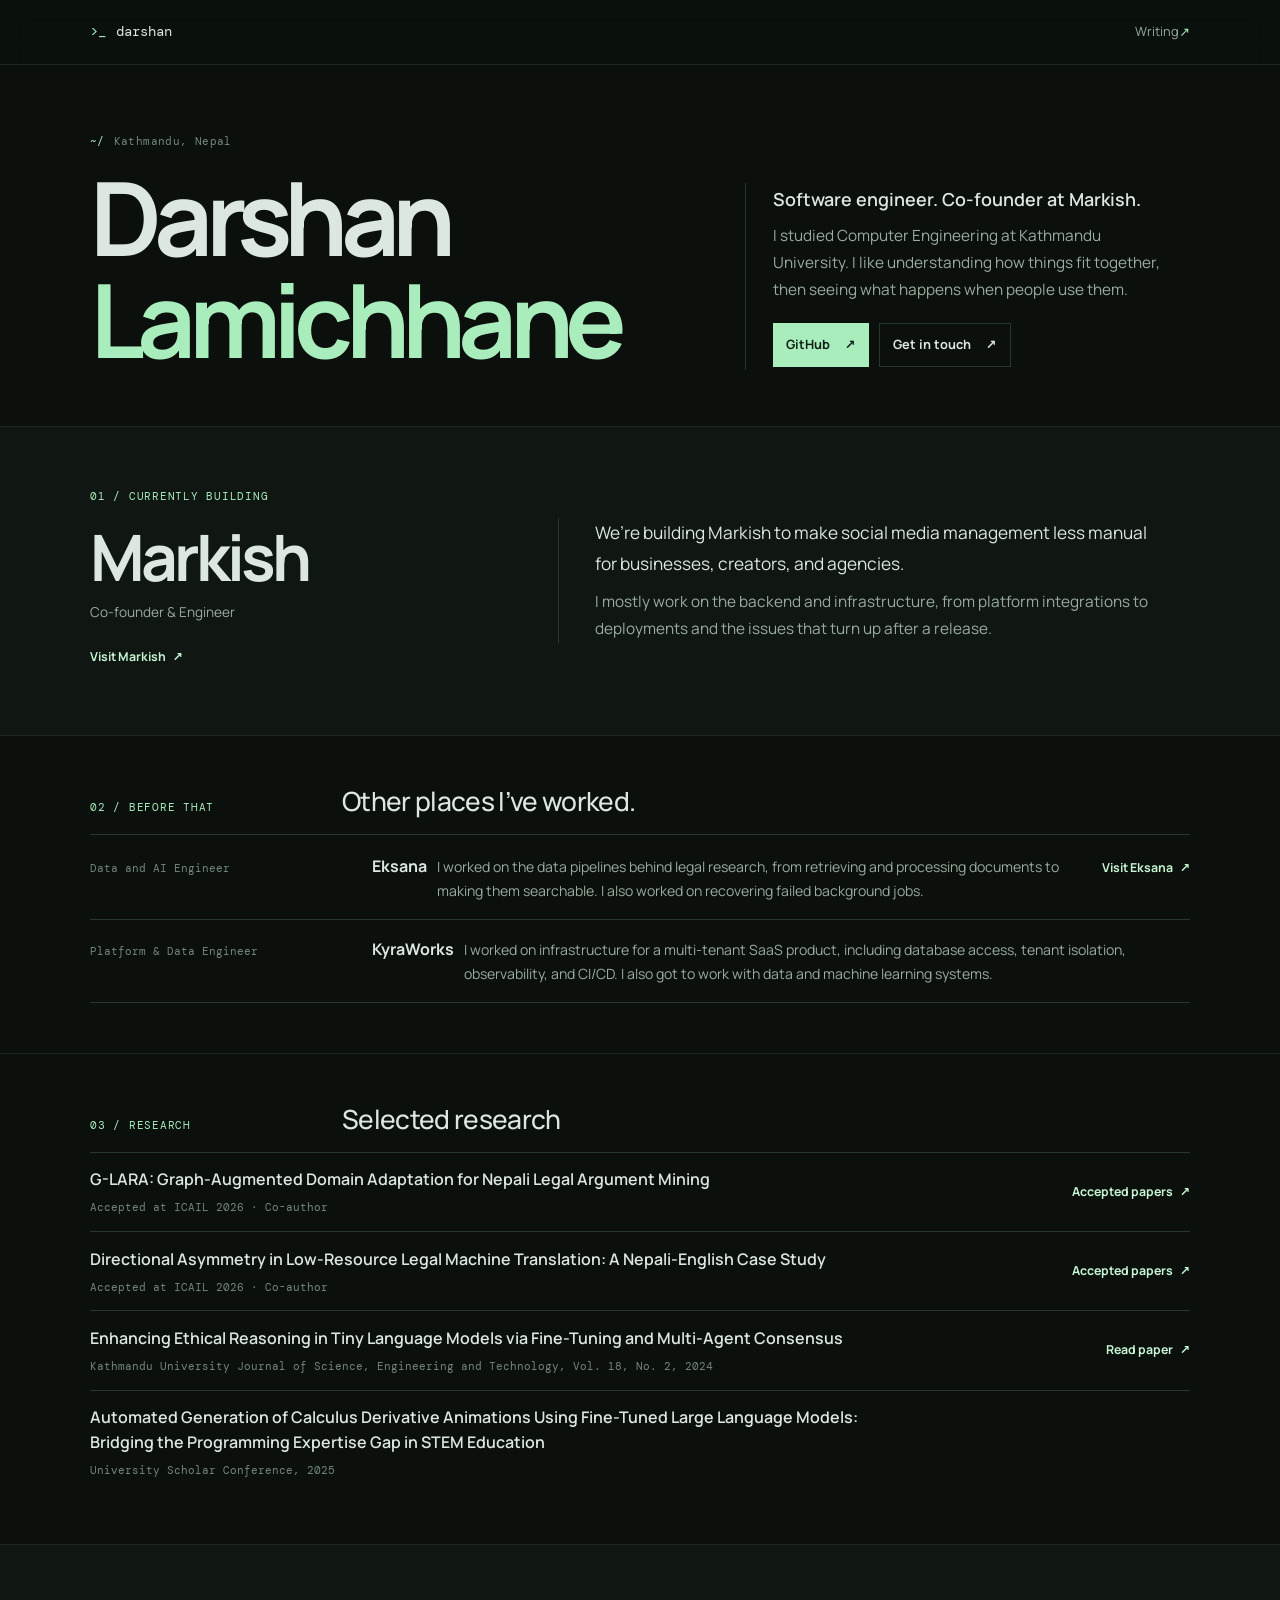
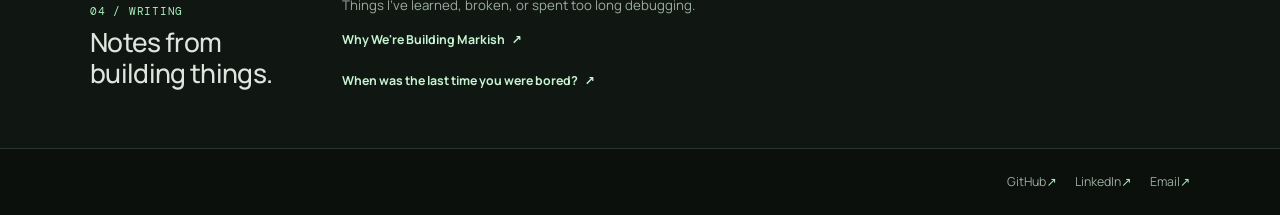
<file: index.html>
<!doctype html>
<html lang="en">
<head>
  <meta charset="utf-8">
  <meta name="viewport" content="width=device-width, initial-scale=1">
  <meta name="theme-color" content="#0b100d">
  <title>Darshan Lamichhane | Software Engineer &amp; Markish Co-founder</title>
  <meta name="description" content="Darshan Lamichhane is a software engineer in Kathmandu, Nepal, and a Markish co-founder. He previously worked on engineering systems at Eksana and KyraWorks.">
  <link rel="canonical" href="https://darshanlamichhane.com.np/">
  <link rel="icon" type="image/svg+xml" href="/assets/favicon.svg">
  <link rel="icon" type="image/png" sizes="32x32" href="/assets/favicon-32.png">
  <link rel="icon" href="/favicon.ico" sizes="any">
  <link rel="preconnect" href="https://fonts.googleapis.com">
  <link rel="preconnect" href="https://fonts.gstatic.com" crossorigin>
  <link href="https://fonts.googleapis.com/css2?family=DM+Mono:wght@400;500&family=Manrope:wght@400;500;600;700;800&display=swap" rel="stylesheet">
  <link rel="stylesheet" href="/styles.css?v=528150c">
  <meta property="og:type" content="website">
  <meta property="og:title" content="Darshan Lamichhane | Software Engineer &amp; Markish Co-founder">
  <meta property="og:description" content="Darshan Lamichhane is a software engineer in Kathmandu, Nepal, and a Markish co-founder. He previously worked on engineering systems at Eksana and KyraWorks.">
  <meta property="og:url" content="https://darshanlamichhane.com.np/">
  <meta property="og:image" content="https://darshanlamichhane.com.np/assets/og-image.png">
  <meta property="og:image:type" content="image/png">
  <meta property="og:site_name" content="Darshan Lamichhane">
  <meta name="twitter:card" content="summary_large_image">
  <meta name="twitter:title" content="Darshan Lamichhane | Software Engineer &amp; Markish Co-founder">
  <meta name="twitter:description" content="Darshan Lamichhane is a software engineer in Kathmandu, Nepal, and a Markish co-founder. He previously worked on engineering systems at Eksana and KyraWorks.">
  <meta name="twitter:image" content="https://darshanlamichhane.com.np/assets/og-image.png">
  <script type="application/ld+json">
  {
    "@context": "https://schema.org",
    "@type": "Person",
    "name": "Darshan Lamichhane",
    "url": "https://darshanlamichhane.com.np/",
    "description": "Software engineer based in Kathmandu, Nepal. Co-founder and engineer at Markish, with previous engineering experience at Eksana and KyraWorks.",
    "jobTitle": "Software Engineer",
    "alumniOf": {
      "@type": "CollegeOrUniversity",
      "name": "Kathmandu University"
    },
    "sameAs": [
      "https://github.com/darshanlamichhane",
      "https://www.linkedin.com/in/darshanlamichhane/"
    ],
    "affiliation": {
      "@type": "Organization",
      "name": "Markish",
      "url": "https://markish.tech"
    }
  }
  </script>
  <script type="application/ld+json">
  {
    "@context": "https://schema.org",
    "@type": "WebSite",
    "name": "Darshan Lamichhane",
    "url": "https://darshanlamichhane.com.np/",
    "inLanguage": "en"
  }
  </script>
</head>
<body>
  <a class="skip-link" href="#main">Skip to content</a>
  <header class="site-header">
    <nav class="nav container" aria-label="Main navigation">
      <a class="brand" href="/" aria-label="Darshan Lamichhane, home" aria-current="page"><span aria-hidden="true">&gt;_</span> darshan</a>
      <a class="nav-link" href="/writing/">Writing <span aria-hidden="true">↗</span></a>
    </nav>
  </header>

  <main id="main">
    <section class="hero container" id="top" aria-labelledby="intro-title">
      <div class="hero-name">
        <p class="eyebrow"><span aria-hidden="true">~/</span> Kathmandu, Nepal</p>
        <h1 id="intro-title">Darshan<br><span>Lamichhane</span></h1>
      </div>
      <div class="hero-copy">
        <p class="hero-role">Software engineer. Co-founder at Markish.</p>
        <p class="hero-intro">I studied Computer Engineering at Kathmandu University. I like understanding how things fit together, then seeing what happens when people use them.</p>
        <div class="hero-actions">
          <a class="button button-primary" href="https://github.com/darshanlamichhane" target="_blank" rel="noopener noreferrer">GitHub <span aria-hidden="true">↗</span></a>
          <a class="button button-secondary" href="mailto:darshanlamichhane012@gmail.com">Get in touch <span aria-hidden="true">↗</span></a>
        </div>
      </div>
    </section>

    <section class="section section-muted" id="markish" aria-labelledby="markish-title">
      <article class="container markish-feature">
        <div class="markish-heading">
          <p class="kicker">01 / Currently building</p>
          <h2 id="markish-title">Markish</h2>
          <p class="markish-role">Co-founder &amp; Engineer</p>
          <a class="text-link" href="https://markish.tech" target="_blank" rel="noopener noreferrer">Visit Markish <span aria-hidden="true">↗</span></a>
        </div>
        <div class="markish-copy">
          <p>We’re building Markish to make social media management less manual for businesses, creators, and agencies.</p>
          <p>I mostly work on the backend and infrastructure, from platform integrations to deployments and the issues that turn up after a release.</p>
        </div>
      </article>
    </section>

    <section class="section" id="experience" aria-labelledby="experience-title">
      <div class="container">
        <div class="section-heading"><p class="kicker">02 / Before that</p><h2 id="experience-title">Other places I’ve worked.</h2></div>
        <div class="experience-list">
          <article class="experience-item">
            <div class="experience-meta"><span class="mono">Data and AI Engineer</span></div>
            <div class="experience-detail"><h3>Eksana</h3><p>I worked on the data pipelines behind legal research, from retrieving and processing documents to making them searchable. I also worked on recovering failed background jobs.</p><a class="text-link" href="https://eksana.org" target="_blank" rel="noopener noreferrer">Visit Eksana <span aria-hidden="true">↗</span></a></div>
          </article>
          <article class="experience-item">
            <div class="experience-meta"><span class="mono">Platform &amp; Data Engineer</span></div>
            <div class="experience-detail"><h3>KyraWorks</h3><p>I worked on infrastructure for a multi-tenant SaaS product, including database access, tenant isolation, observability, and CI/CD. I also got to work with data and machine learning systems.</p></div>
          </article>
        </div>
      </div>
    </section>

    <section class="section" id="research" aria-labelledby="research-title">
      <div class="container">
        <div class="section-heading"><p class="kicker">03 / Research</p><h2 id="research-title">Selected research</h2></div>
        <div class="research-list">
          <article class="research-item">
            <h3>G-LARA: Graph-Augmented Domain Adaptation for Nepali Legal Argument Mining</h3>
            <p>Accepted at ICAIL 2026 · Co-author</p>
            <a class="text-link" href="https://site.smu.edu.sg/icail-2026#accepted-papers" target="_blank" rel="noopener noreferrer">Accepted papers <span aria-hidden="true">↗</span></a>
          </article>
          <article class="research-item">
            <h3>Directional Asymmetry in Low-Resource Legal Machine Translation: A Nepali-English Case Study</h3>
            <p>Accepted at ICAIL 2026 · Co-author</p>
            <a class="text-link" href="https://site.smu.edu.sg/icail-2026#accepted-papers" target="_blank" rel="noopener noreferrer">Accepted papers <span aria-hidden="true">↗</span></a>
          </article>
          <article class="research-item">
            <h3>Enhancing Ethical Reasoning in Tiny Language Models via Fine-Tuning and Multi-Agent Consensus</h3>
            <p>Kathmandu University Journal of Science, Engineering and Technology, Vol. 18, No. 2, 2024</p>
            <a class="text-link" href="https://ncci.ku.edu.np/uploads/archive/1770520274687-Enhancing_Ethical_Reasoning_in_Tiny_Language_Models_via_Fine_Tuning_and_Multi_Agent_Consensus-Sushan-Adhikari.pdf" target="_blank" rel="noopener noreferrer">Read paper <span aria-hidden="true">↗</span></a>
          </article>
          <article class="research-item">
            <h3>Automated Generation of Calculus Derivative Animations Using Fine-Tuned Large Language Models: Bridging the Programming Expertise Gap in STEM Education</h3>
            <p>University Scholar Conference, 2025</p>
          </article>
        </div>
      </div>
    </section>

    <section class="section section-muted" id="writing" aria-labelledby="writing-title">
      <div class="container writing-row">
        <div><p class="kicker">04 / Writing</p><h2 id="writing-title">Notes from building things.</h2></div>
        <div class="writing-status"><p>Things I’ve learned, broken, or spent too long debugging.</p><a class="text-link" href="/writing/why-were-building-markish/">Why We're Building Markish <span aria-hidden="true">↗</span></a><a class="text-link" href="/writing/when-was-the-last-time-you-were-bored/">When was the last time you were bored? <span aria-hidden="true">↗</span></a></div>
      </div>
    </section>
  </main>

  <footer class="site-footer">
    <div class="container footer-inner">
      <nav class="footer-links" aria-label="Social and contact links">
        <a href="https://github.com/darshanlamichhane" target="_blank" rel="noopener noreferrer">GitHub <span aria-hidden="true">↗</span></a>
        <a href="https://www.linkedin.com/in/darshanlamichhane/" target="_blank" rel="noopener noreferrer">LinkedIn <span aria-hidden="true">↗</span></a>
        <a href="mailto:darshanlamichhane012@gmail.com">Email <span aria-hidden="true">↗</span></a>
      </nav>
    </div>
  </footer>
</body>
</html>
</file>
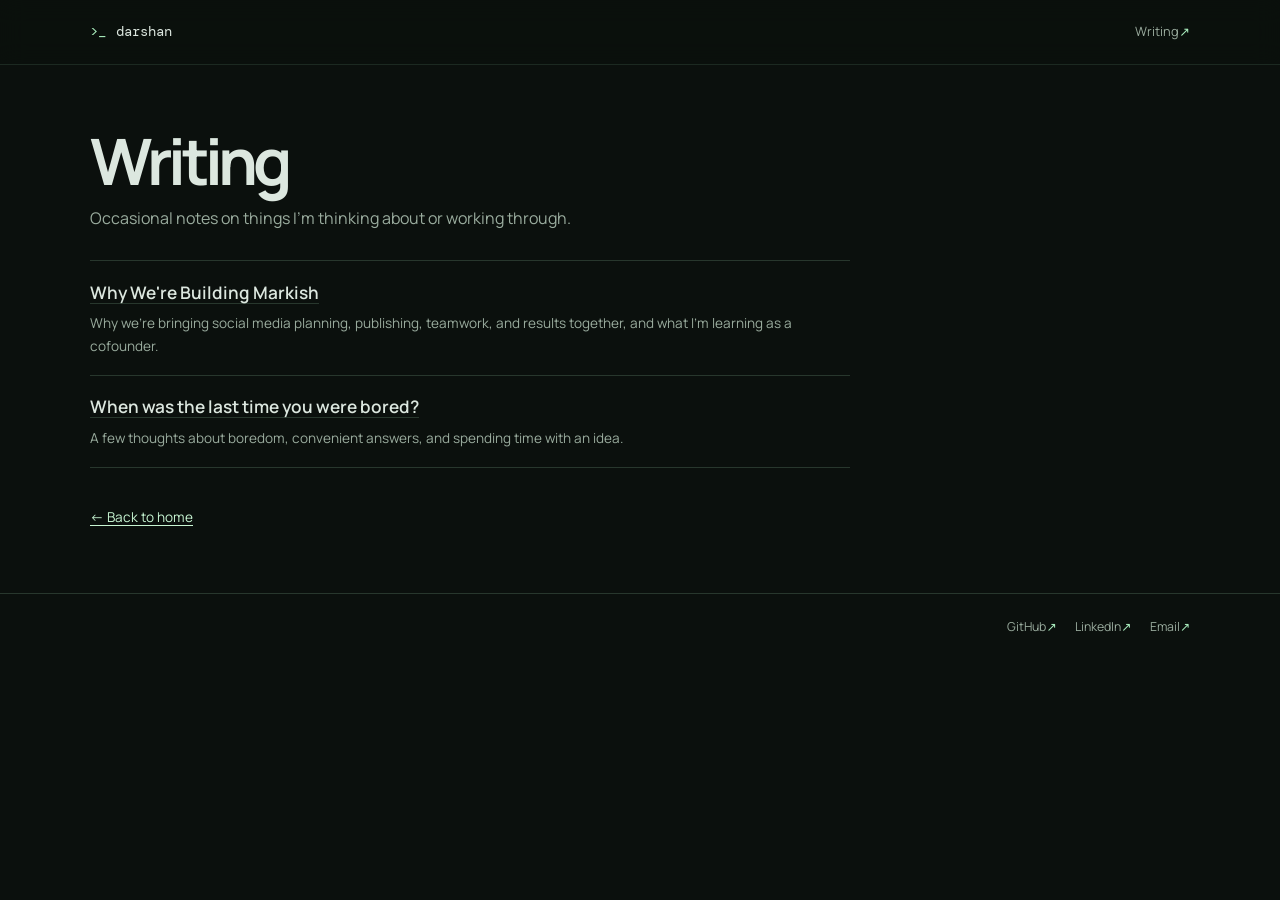
<file: writing/index.html>
<!doctype html>
<html lang="en">
<head>
  <meta charset="utf-8">
  <meta name="viewport" content="width=device-width, initial-scale=1">
  <meta name="theme-color" content="#0b100d">
  <title>Writing | Darshan Lamichhane</title>
  <meta name="description" content="Occasional notes by Darshan Lamichhane. A first essay about boredom, attention, and making things.">
  <link rel="canonical" href="https://darshanlamichhane.com.np/writing/">
  <link rel="icon" type="image/svg+xml" href="/assets/favicon.svg">
  <link rel="icon" type="image/png" sizes="32x32" href="/assets/favicon-32.png">
  <link rel="icon" href="/favicon.ico" sizes="any">
  <link rel="preconnect" href="https://fonts.googleapis.com">
  <link rel="preconnect" href="https://fonts.gstatic.com" crossorigin>
  <link href="https://fonts.googleapis.com/css2?family=DM+Mono:wght@400;500&family=Manrope:wght@400;500;600;700;800&display=swap" rel="stylesheet">
  <link rel="stylesheet" href="/styles.css?v=528150c">
  <meta property="og:type" content="website">
  <meta property="og:title" content="Writing | Darshan Lamichhane">
  <meta property="og:description" content="Occasional notes by Darshan Lamichhane. A first essay about boredom, attention, and making things.">
  <meta property="og:url" content="https://darshanlamichhane.com.np/writing/">
  <meta property="og:image" content="https://darshanlamichhane.com.np/assets/og-image.png">
  <meta property="og:image:type" content="image/png">
  <meta property="og:site_name" content="Darshan Lamichhane">
  <meta name="twitter:card" content="summary_large_image">
  <meta name="twitter:title" content="Writing | Darshan Lamichhane">
  <meta name="twitter:description" content="Occasional notes by Darshan Lamichhane. A first essay about boredom, attention, and making things.">
  <meta name="twitter:image" content="https://darshanlamichhane.com.np/assets/og-image.png">
</head>
<body>
  <a class="skip-link" href="#main">Skip to content</a>
  <header class="site-header">
    <nav class="nav container" aria-label="Main navigation">
      <a class="brand" href="/" aria-label="Darshan Lamichhane, home"><span aria-hidden="true">&gt;_</span> darshan</a>
      <a class="nav-link" href="/writing/" aria-current="page">Writing <span aria-hidden="true">↗</span></a>
    </nav>
  </header>
  <main id="main" class="writing-page container">
    <h1>Writing</h1>
    <p class="writing-intro">Occasional notes on things I’m thinking about or working through.</p>
    <ol class="writing-index-list">
      <li><a href="/writing/why-were-building-markish/">Why We're Building Markish</a><p>Why we’re bringing social media planning, publishing, teamwork, and results together, and what I’m learning as a cofounder.</p></li>
      <li><a href="/writing/when-was-the-last-time-you-were-bored/">When was the last time you were bored?</a><p>A few thoughts about boredom, convenient answers, and spending time with an idea.</p></li>
    </ol>
    <a class="writing-home" href="/"><span aria-hidden="true">←</span> Back to home</a>
  </main>
  <footer class="site-footer">
    <div class="container footer-inner">
      <nav class="footer-links" aria-label="Social and contact links">
        <a href="https://github.com/darshanlamichhane" target="_blank" rel="noopener noreferrer">GitHub <span aria-hidden="true">↗</span></a>
        <a href="https://www.linkedin.com/in/darshanlamichhane/" target="_blank" rel="noopener noreferrer">LinkedIn <span aria-hidden="true">↗</span></a>
        <a href="mailto:darshanlamichhane012@gmail.com">Email <span aria-hidden="true">↗</span></a>
      </nav>
    </div>
  </footer>
</body>
</html>
</file>
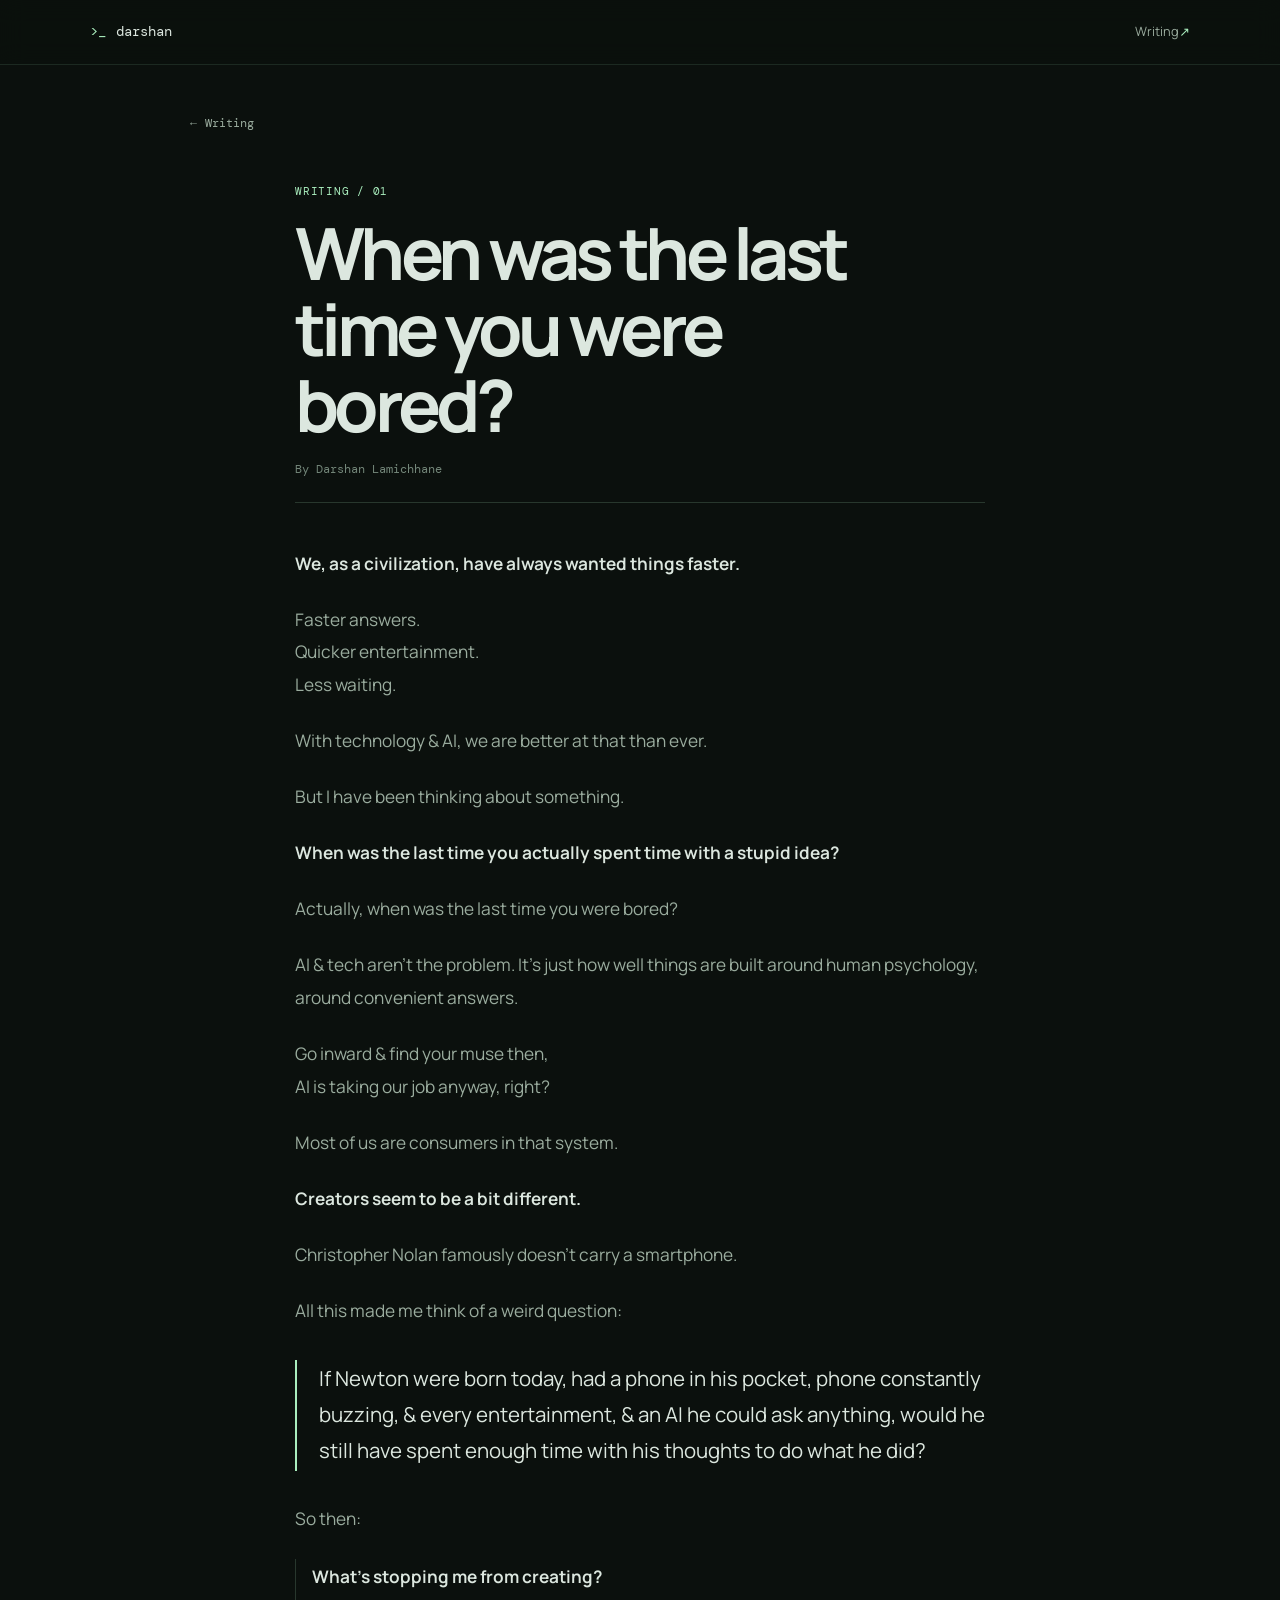
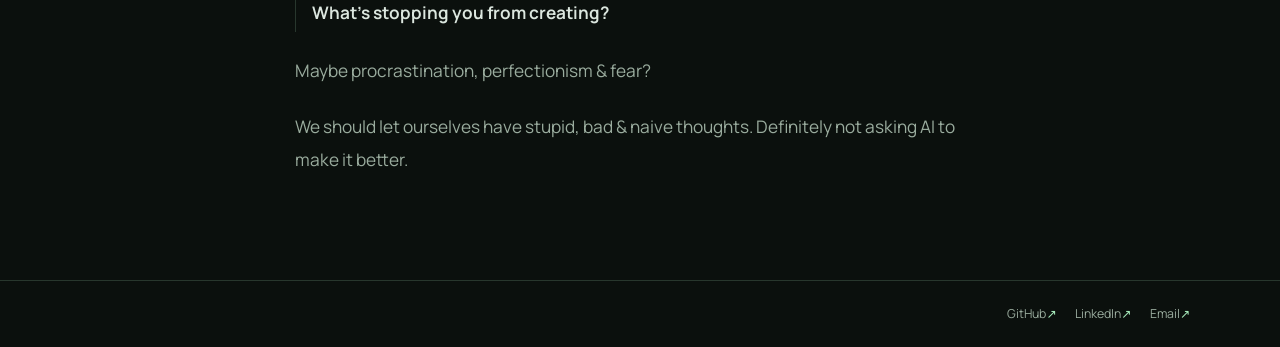
<file: writing/when-was-the-last-time-you-were-bored/index.html>
<!doctype html>
<html lang="en">
<head>
  <meta charset="utf-8">
  <meta name="viewport" content="width=device-width, initial-scale=1">
  <meta name="theme-color" content="#0b100d">
  <title>When was the last time you were bored? | Darshan Lamichhane</title>
  <meta name="description" content="A personal essay by Darshan Lamichhane about boredom, attention, convenient answers, and spending time with an idea.">
  <link rel="canonical" href="https://darshanlamichhane.com.np/writing/when-was-the-last-time-you-were-bored/">
  <link rel="icon" type="image/svg+xml" href="/assets/favicon.svg">
  <link rel="icon" type="image/png" sizes="32x32" href="/assets/favicon-32.png">
  <link rel="icon" href="/favicon.ico" sizes="any">
  <link rel="preconnect" href="https://fonts.googleapis.com">
  <link rel="preconnect" href="https://fonts.gstatic.com" crossorigin>
  <link href="https://fonts.googleapis.com/css2?family=DM+Mono:wght@400;500&family=Manrope:wght@400;500;600;700;800&display=swap" rel="stylesheet">
  <link rel="stylesheet" href="/styles.css?v=528150c">
  <meta property="og:type" content="article">
  <meta property="og:title" content="When was the last time you were bored? | Darshan Lamichhane">
  <meta property="og:description" content="A personal essay by Darshan Lamichhane about boredom, attention, convenient answers, and spending time with an idea.">
  <meta property="og:url" content="https://darshanlamichhane.com.np/writing/when-was-the-last-time-you-were-bored/">
  <meta property="og:image" content="https://darshanlamichhane.com.np/assets/og-image.png">
  <meta property="og:image:type" content="image/png">
  <meta property="og:site_name" content="Darshan Lamichhane">
  <meta name="twitter:card" content="summary_large_image">
  <meta name="twitter:title" content="When was the last time you were bored? | Darshan Lamichhane">
  <meta name="twitter:description" content="A personal essay by Darshan Lamichhane about boredom, attention, convenient answers, and spending time with an idea.">
  <meta name="twitter:image" content="https://darshanlamichhane.com.np/assets/og-image.png">
  <script type="application/ld+json">
  {
    "@context": "https://schema.org",
    "@type": "BlogPosting",
    "headline": "When was the last time you were bored?",
    "description": "A personal essay by Darshan Lamichhane about boredom, attention, convenient answers, and spending time with an idea.",
    "author": {
      "@type": "Person",
      "name": "Darshan Lamichhane",
      "url": "https://darshanlamichhane.com.np/"
    },
    "mainEntityOfPage": {
      "@type": "WebPage",
      "@id": "https://darshanlamichhane.com.np/writing/when-was-the-last-time-you-were-bored/"
    },
    "image": "https://darshanlamichhane.com.np/assets/og-image.png",
    "publisher": {
      "@type": "Person",
      "name": "Darshan Lamichhane",
      "url": "https://darshanlamichhane.com.np/"
    }
  }
  </script>
</head>
<body>
  <a class="skip-link" href="#main">Skip to content</a>
  <header class="site-header">
    <nav class="nav container" aria-label="Main navigation">
      <a class="brand" href="/" aria-label="Darshan Lamichhane, home"><span aria-hidden="true">&gt;_</span> darshan</a>
      <a class="nav-link" href="/writing/" aria-current="page">Writing <span aria-hidden="true">↗</span></a>
    </nav>
  </header>
  <main id="main" class="essay-page container">
    <a class="essay-back" href="/writing/"><span aria-hidden="true">←</span> Writing</a>
    <article class="essay">
      <header class="essay-header">
        <p class="kicker">Writing / 01</p>
        <h1>When was the last time you were bored?</h1>
        <p class="essay-byline">By Darshan Lamichhane</p>
      </header>
      <div class="essay-body">
        <p><strong>We, as a civilization, have always wanted things faster.</strong></p>
        <p>Faster answers.<br>Quicker entertainment.<br>Less waiting.</p>
        <p>With technology &amp; AI, we are better at that than ever.</p>
        <p>But I have been thinking about something.</p>
        <p><strong>When was the last time you actually spent time with a stupid idea?</strong></p>
        <p>Actually, when was the last time you were bored?</p>
        <p>AI &amp; tech aren’t the problem. It’s just how well things are built around human psychology, around convenient answers.</p>
        <p>Go inward &amp; find your muse then,<br>AI is taking our job anyway, right?</p>
        <p>Most of us are consumers in that system.</p>
        <p><strong>Creators seem to be a bit different.</strong></p>
        <p>Christopher Nolan famously doesn’t carry a smartphone.</p>
        <p>All this made me think of a weird question:</p>
        <blockquote class="essay-pullquote">
          <p>If Newton were born today, had a phone in his pocket, phone constantly buzzing, &amp; every entertainment, &amp; an AI he could ask anything, would he still have spent enough time with his thoughts to do what he did?</p>
        </blockquote>
        <p>So then:</p>
        <p class="essay-questions"><strong>What’s stopping me from creating?</strong><br><strong>What’s stopping you from creating?</strong></p>
        <p>Maybe procrastination, perfectionism &amp; fear?</p>
        <p>We should let ourselves have stupid, bad &amp; naive thoughts. Definitely not asking AI to make it better.</p>
      </div>
    </article>
  </main>
  <footer class="site-footer">
    <div class="container footer-inner">
      <nav class="footer-links" aria-label="Social and contact links">
        <a href="https://github.com/darshanlamichhane" target="_blank" rel="noopener noreferrer">GitHub <span aria-hidden="true">↗</span></a>
        <a href="https://www.linkedin.com/in/darshanlamichhane/" target="_blank" rel="noopener noreferrer">LinkedIn <span aria-hidden="true">↗</span></a>
        <a href="mailto:darshanlamichhane012@gmail.com">Email <span aria-hidden="true">↗</span></a>
      </nav>
    </div>
  </footer>
</body>
</html>
</file>
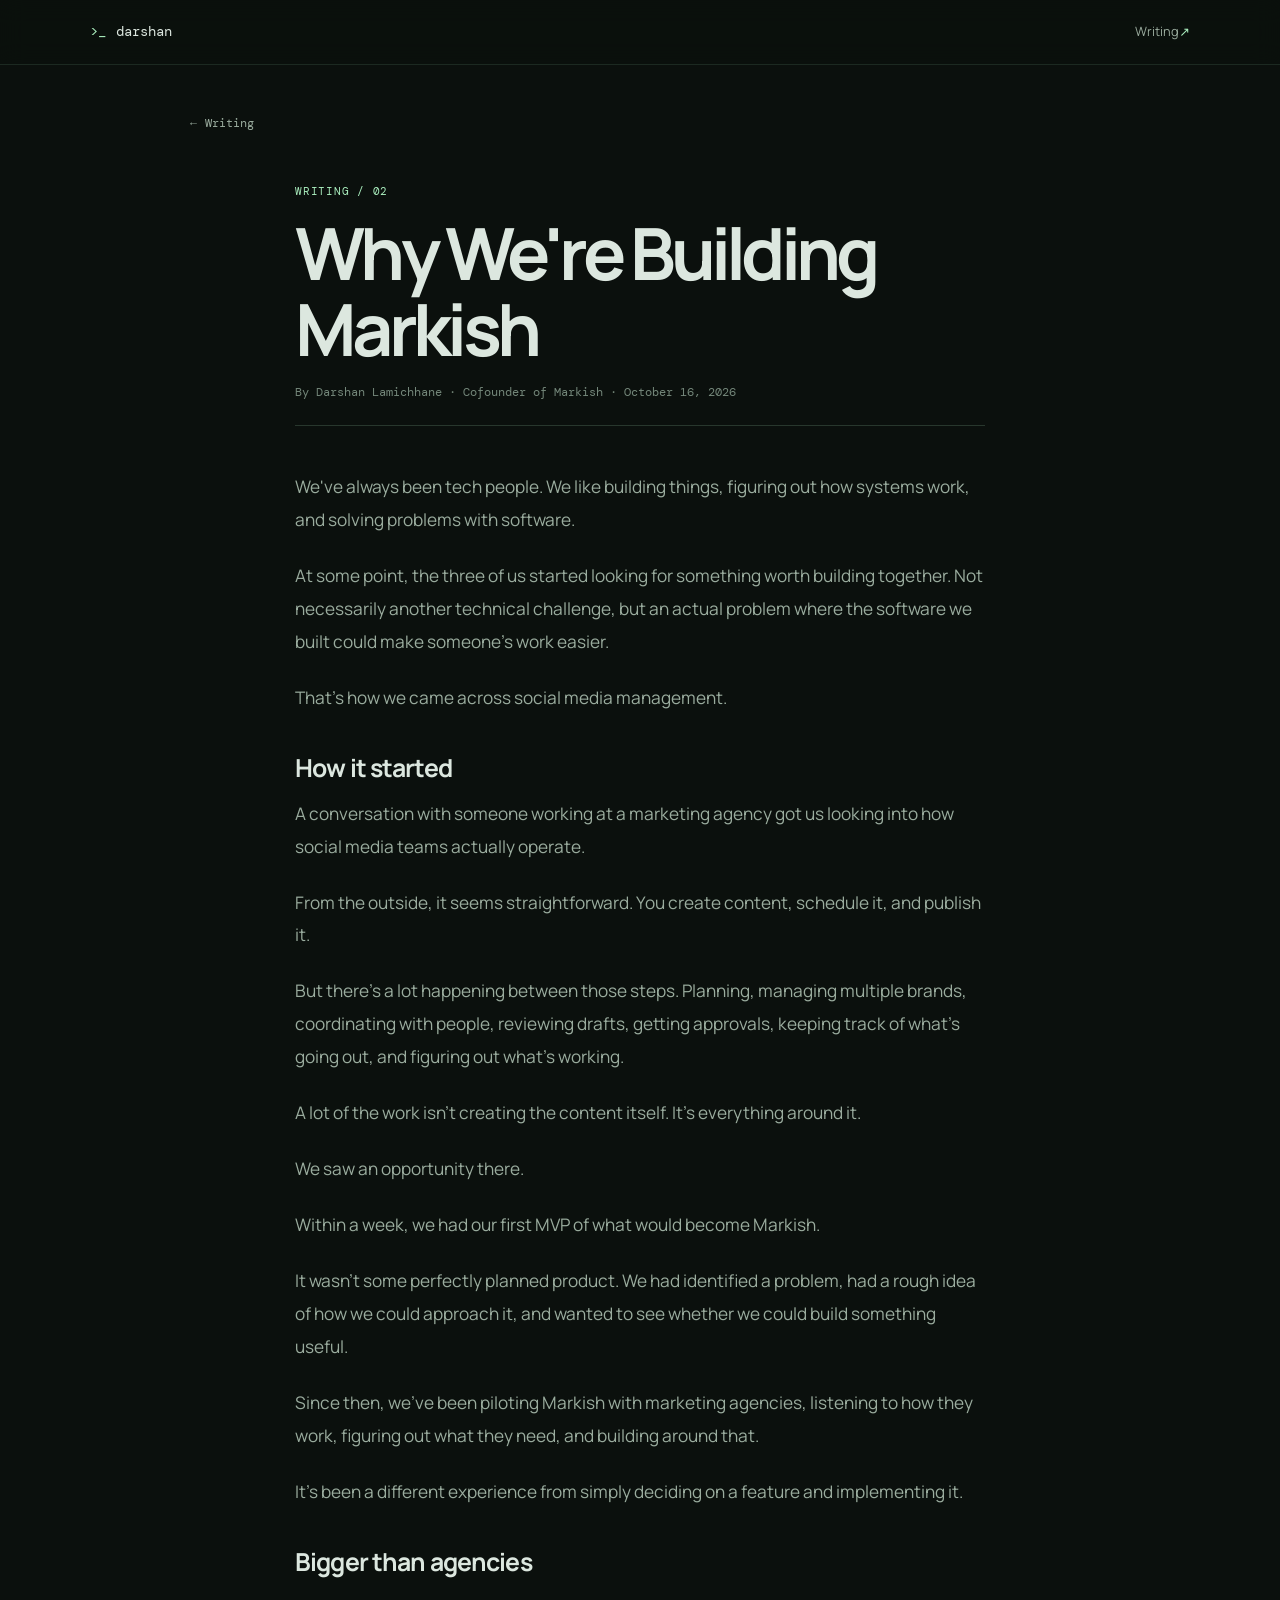
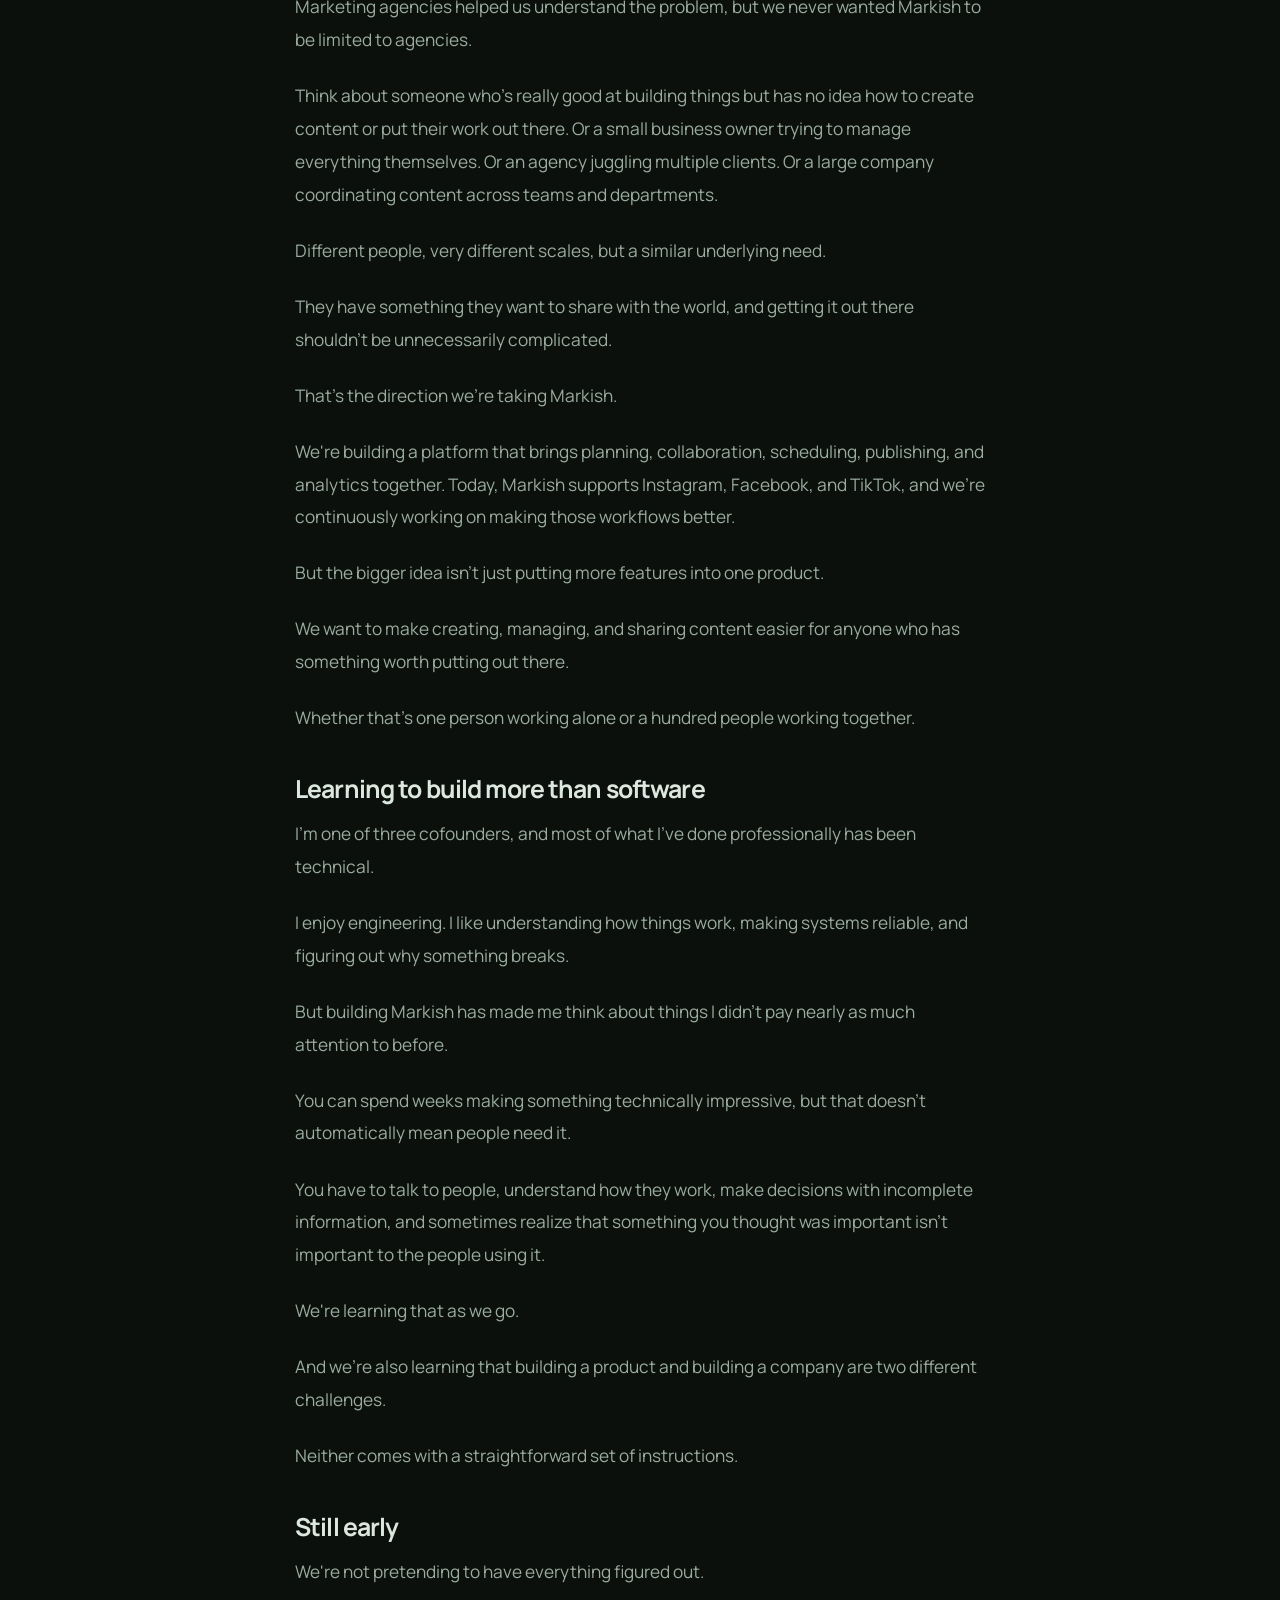
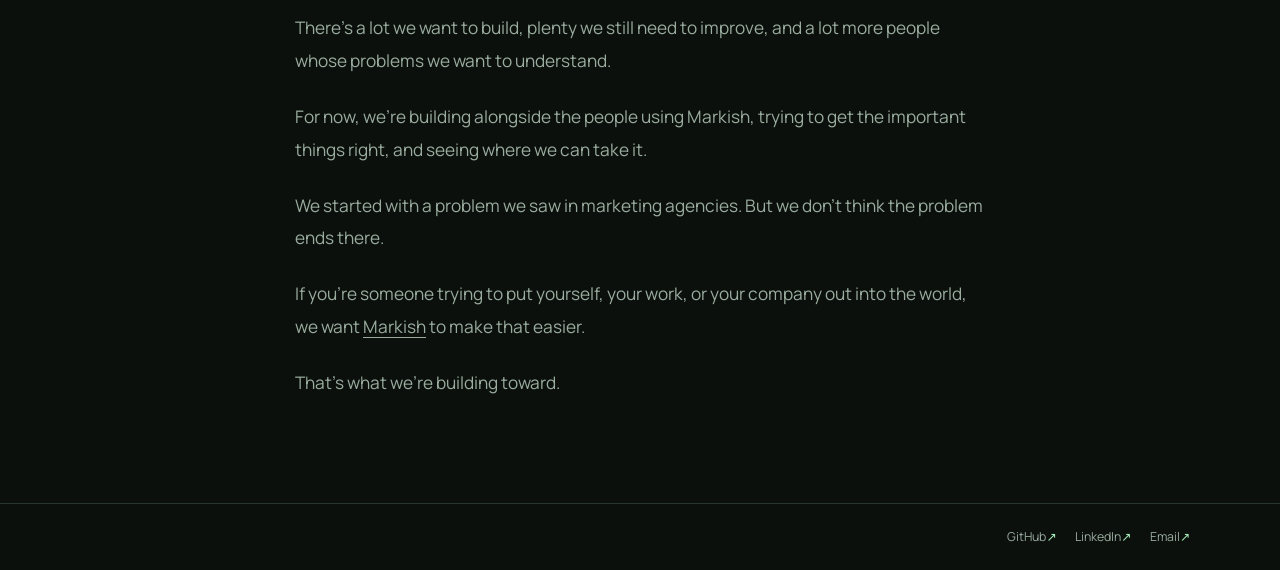
<file: writing/why-were-building-markish/index.html>
<!doctype html>
<html lang="en">
<head>
  <meta charset="utf-8">
  <meta name="viewport" content="width=device-width, initial-scale=1">
  <meta name="theme-color" content="#0b100d">
  <title>Why We're Building Markish | Darshan Lamichhane</title>
  <meta name="description" content="How three engineers went from spotting a problem in social media management to building Markish, and what we're learning along the way.">
  <meta name="author" content="Darshan Lamichhane">
  <link rel="canonical" href="https://darshanlamichhane.com.np/writing/why-were-building-markish/">
  <link rel="icon" type="image/svg+xml" href="/assets/favicon.svg">
  <link rel="icon" type="image/png" sizes="32x32" href="/assets/favicon-32.png">
  <link rel="icon" href="/favicon.ico" sizes="any">
  <link rel="preconnect" href="https://fonts.googleapis.com">
  <link rel="preconnect" href="https://fonts.gstatic.com" crossorigin>
  <link href="https://fonts.googleapis.com/css2?family=DM+Mono:wght@400;500&family=Manrope:wght@400;500;600;700;800&display=swap" rel="stylesheet">
  <link rel="stylesheet" href="/styles.css?v=528150c">
  <meta property="og:type" content="article">
  <meta property="og:title" content="Why We're Building Markish | Darshan Lamichhane">
  <meta property="og:description" content="How three engineers went from spotting a problem in social media management to building Markish, and what we're learning along the way.">
  <meta property="og:url" content="https://darshanlamichhane.com.np/writing/why-were-building-markish/">
  <meta property="article:published_time" content="2026-10-16">
  <meta property="article:author" content="https://darshanlamichhane.com.np/">
  <meta property="og:image" content="https://darshanlamichhane.com.np/assets/og-image.png">
  <meta property="og:image:type" content="image/png">
  <meta property="og:site_name" content="Darshan Lamichhane">
  <meta name="twitter:card" content="summary_large_image">
  <meta name="twitter:title" content="Why We're Building Markish | Darshan Lamichhane">
  <meta name="twitter:description" content="How three engineers went from spotting a problem in social media management to building Markish, and what we're learning along the way.">
  <meta name="twitter:image" content="https://darshanlamichhane.com.np/assets/og-image.png">
  <script type="application/ld+json">
  {
    "@context": "https://schema.org",
    "@type": "BlogPosting",
    "headline": "Why We're Building Markish",
    "description": "How three engineers went from spotting a problem in social media management to building Markish, and what we're learning along the way.",
    "datePublished": "2026-10-16",
    "author": {
      "@type": "Person",
      "name": "Darshan Lamichhane",
      "url": "https://darshanlamichhane.com.np/"
    },
    "mainEntityOfPage": {
      "@type": "WebPage",
      "@id": "https://darshanlamichhane.com.np/writing/why-were-building-markish/"
    },
    "image": "https://darshanlamichhane.com.np/assets/og-image.png"
  }
  </script>
</head>
<body>
  <a class="skip-link" href="#main">Skip to content</a>
  <header class="site-header">
    <nav class="nav container" aria-label="Main navigation">
      <a class="brand" href="/" aria-label="Darshan Lamichhane, home"><span aria-hidden="true">&gt;_</span> darshan</a>
      <a class="nav-link" href="/writing/" aria-current="page">Writing <span aria-hidden="true">↗</span></a>
    </nav>
  </header>
  <main id="main" class="essay-page container">
    <a class="essay-back" href="/writing/"><span aria-hidden="true">←</span> Writing</a>
    <article class="essay">
      <header class="essay-header">
        <p class="kicker">Writing / 02</p>
        <h1>Why We're Building Markish</h1>
        <p class="essay-byline">By Darshan Lamichhane · Cofounder of Markish · <time datetime="2026-10-16">October 16, 2026</time></p>
      </header>
      <div class="essay-body">
        <p>We've always been tech people. We like building things, figuring out how systems work, and solving problems with software.</p>
        <p>At some point, the three of us started looking for something worth building together. Not necessarily another technical challenge, but an actual problem where the software we built could make someone's work easier.</p>
        <p>That's how we came across social media management.</p>

        <h2>How it started</h2>
        <p>A conversation with someone working at a marketing agency got us looking into how social media teams actually operate.</p>
        <p>From the outside, it seems straightforward. You create content, schedule it, and publish it.</p>
        <p>But there's a lot happening between those steps. Planning, managing multiple brands, coordinating with people, reviewing drafts, getting approvals, keeping track of what's going out, and figuring out what's working.</p>
        <p>A lot of the work isn't creating the content itself. It's everything around it.</p>
        <p>We saw an opportunity there.</p>
        <p>Within a week, we had our first MVP of what would become Markish.</p>
        <p>It wasn't some perfectly planned product. We had identified a problem, had a rough idea of how we could approach it, and wanted to see whether we could build something useful.</p>
        <p>Since then, we've been piloting Markish with marketing agencies, listening to how they work, figuring out what they need, and building around that.</p>
        <p>It's been a different experience from simply deciding on a feature and implementing it.</p>

        <h2>Bigger than agencies</h2>
        <p>Marketing agencies helped us understand the problem, but we never wanted Markish to be limited to agencies.</p>
        <p>Think about someone who's really good at building things but has no idea how to create content or put their work out there. Or a small business owner trying to manage everything themselves. Or an agency juggling multiple clients. Or a large company coordinating content across teams and departments.</p>
        <p>Different people, very different scales, but a similar underlying need.</p>
        <p>They have something they want to share with the world, and getting it out there shouldn't be unnecessarily complicated.</p>
        <p>That's the direction we're taking Markish.</p>
        <p>We're building a platform that brings planning, collaboration, scheduling, publishing, and analytics together. Today, Markish supports Instagram, Facebook, and TikTok, and we're continuously working on making those workflows better.</p>
        <p>But the bigger idea isn't just putting more features into one product.</p>
        <p>We want to make creating, managing, and sharing content easier for anyone who has something worth putting out there.</p>
        <p>Whether that's one person working alone or a hundred people working together.</p>

        <h2>Learning to build more than software</h2>
        <p>I'm one of three cofounders, and most of what I've done professionally has been technical.</p>
        <p>I enjoy engineering. I like understanding how things work, making systems reliable, and figuring out why something breaks.</p>
        <p>But building Markish has made me think about things I didn't pay nearly as much attention to before.</p>
        <p>You can spend weeks making something technically impressive, but that doesn't automatically mean people need it.</p>
        <p>You have to talk to people, understand how they work, make decisions with incomplete information, and sometimes realize that something you thought was important isn't important to the people using it.</p>
        <p>We're learning that as we go.</p>
        <p>And we're also learning that building a product and building a company are two different challenges.</p>
        <p>Neither comes with a straightforward set of instructions.</p>

        <h2>Still early</h2>
        <p>We're not pretending to have everything figured out.</p>
        <p>There's a lot we want to build, plenty we still need to improve, and a lot more people whose problems we want to understand.</p>
        <p>For now, we're building alongside the people using Markish, trying to get the important things right, and seeing where we can take it.</p>
        <p>We started with a problem we saw in marketing agencies. But we don't think the problem ends there.</p>
        <p>If you're someone trying to put yourself, your work, or your company out into the world, we want <a href="https://www.markish.tech/" target="_blank" rel="noopener noreferrer">Markish</a> to make that easier.</p>
        <p>That's what we're building toward.</p>
      </div>
    </article>
  </main>
  <footer class="site-footer">
    <div class="container footer-inner">
      <nav class="footer-links" aria-label="Social and contact links">
        <a href="https://github.com/darshanlamichhane" target="_blank" rel="noopener noreferrer">GitHub <span aria-hidden="true">↗</span></a>
        <a href="https://www.linkedin.com/in/darshanlamichhane/" target="_blank" rel="noopener noreferrer">LinkedIn <span aria-hidden="true">↗</span></a>
        <a href="mailto:darshanlamichhane012@gmail.com">Email <span aria-hidden="true">↗</span></a>
      </nav>
    </div>
  </footer>
</body>
</html>
</file>
<file: styles.css>
:root {
  color-scheme: dark;
  --bg: #0b100d;
  --surface: #101713;
  --line: #28372d;
  --line-soft: #1c2921;
  --text: #dce7df;
  --muted: #9aac9e;
  --quiet: #74877a;
  --accent: #a9edbd;
  --accent-strong: #c7f5d2;
  --sans: "Manrope", system-ui, sans-serif;
  --mono: "DM Mono", ui-monospace, monospace;
  --max: 1100px;
}

*, *::before, *::after { box-sizing: border-box; }
html { scroll-behavior: smooth; scroll-padding-top: 5rem; }
body { margin: 0; background: var(--bg); color: var(--text); font-family: var(--sans); font-size: 16px; line-height: 1.65; -webkit-font-smoothing: antialiased; }
a { color: inherit; text-decoration-thickness: 1px; text-underline-offset: .22em; }
a:hover { color: var(--accent-strong); }
.container { width: min(var(--max), calc(100% - 3rem)); margin-inline: auto; }
.mono, .kicker, .eyebrow { font-family: var(--mono); }
.skip-link { position: absolute; top: -5rem; left: 1rem; z-index: 100; padding: .7rem 1rem; background: var(--accent); color: var(--bg); }
.skip-link:focus { top: 1rem; }
:focus-visible { outline: 2px solid var(--accent-strong); outline-offset: 4px; }

.site-header { position: sticky; top: 0; z-index: 20; background: rgb(11 16 13 / 94%); border-bottom: 1px solid var(--line-soft); backdrop-filter: blur(12px); }
.nav { display: flex; align-items: center; gap: 1.35rem; min-height: 64px; }
.brand { display: inline-flex; gap: .6rem; align-items: center; margin-right: auto; color: var(--text); font-family: var(--mono); font-size: .88rem; text-decoration: none; }
.brand span, .nav-link span { color: var(--accent); }
.nav-link { display: inline-flex; align-items: center; min-height: 44px; color: var(--muted); font-size: .8rem; text-decoration: none; }
.nav-link:hover { color: var(--accent-strong); }

.hero { display: grid; grid-template-columns: 1.12fr .88fr; align-items: end; gap: clamp(2.5rem, 7vw, 6rem); padding-block: 4.2rem 3.5rem; }
.hero-name { min-width: 0; }
.eyebrow { display: flex; align-items: center; gap: .55rem; margin: 0 0 1.05rem; color: var(--quiet); font-size: .69rem; letter-spacing: .035em; }
.eyebrow span { color: var(--accent); }
h1 { margin: 0; font-size: clamp(3.45rem, 8vw, 6.65rem); line-height: .99; letter-spacing: -.075em; font-weight: 700; }
h1 span { color: var(--accent); }
.hero-copy { max-width: 430px; padding: .25rem 0 .2rem 1.65rem; border-left: 1px solid var(--line); }
.hero-role { margin: 0 0 .65rem; color: var(--text); font-size: 1.12rem; font-weight: 600; line-height: 1.45; }
.hero-intro { max-width: 390px; margin: 0; color: var(--muted); font-size: .96rem; line-height: 1.75; }
.hero-actions { display: flex; flex-wrap: wrap; gap: .6rem; margin-top: 1.2rem; }
.button { min-height: 44px; display: inline-flex; align-items: center; gap: .9rem; padding: .5rem .85rem; font-size: .8rem; font-weight: 700; text-decoration: none; }
.button-primary { background: var(--accent); color: #102016; }
.button-primary:hover { background: var(--accent-strong); color: #102016; }
.button-secondary { border: 1px solid var(--line); color: var(--text); }
.button-secondary:hover { border-color: var(--accent); }

.section { padding-block: 3.15rem; border-top: 1px solid var(--line-soft); }
.section-muted { background: var(--surface); }
.kicker { margin: 0; color: var(--accent); font-size: .67rem; letter-spacing: .07em; text-transform: uppercase; }
h2 { margin: 0; font-size: clamp(1.55rem, 2.8vw, 2.1rem); line-height: 1.2; letter-spacing: -.045em; }
.markish-feature { display: grid; grid-template-columns: minmax(220px, .75fr) 1.25fr; align-items: center; gap: clamp(2rem, 7vw, 6rem); padding-block: .65rem; }
.markish-heading .kicker { margin-bottom: .85rem; }
.markish-heading h2 { font-size: clamp(2.5rem, 5vw, 4rem); letter-spacing: -.06em; }
.markish-role { margin: .35rem 0 0; color: var(--muted); font-size: .85rem; }
.markish-heading .text-link { margin: 1rem 0 0; }
.markish-copy { max-width: 600px; padding-left: clamp(1.25rem, 3vw, 2.25rem); border-left: 1px solid var(--line); }
.markish-copy p { margin: 0; color: var(--muted); font-size: .96rem; line-height: 1.75; }
.markish-copy p:first-child { margin-bottom: .65rem; color: var(--text); font-size: 1.08rem; }

.section-heading { display: flex; align-items: baseline; gap: 2rem; margin-bottom: 1rem; }
.section-heading .kicker { flex: 0 0 220px; }
.section-heading h2 { font-size: clamp(1.3rem, 2.2vw, 1.65rem); font-weight: 500; letter-spacing: -.025em; }
.experience-list { border-top: 1px solid var(--line); }
.experience-item { display: grid; grid-template-columns: 250px 1fr; gap: 2rem; align-items: baseline; padding: 1.05rem 0; border-bottom: 1px solid var(--line); }
.experience-meta { display: flex; flex-direction: column; align-items: flex-start; gap: .2rem; color: var(--quiet); font-size: .7rem; }
.experience-detail { display: flex; align-items: baseline; flex-wrap: wrap; gap: .1rem .6rem; }
.experience-detail h3 { margin: 0; color: var(--text); font-size: 1rem; font-weight: 700; }
.experience-detail p { flex: 1 1 360px; margin: 0; color: var(--muted); font-size: .88rem; line-height: 1.65; }
.text-link { display: inline-flex; flex: 0 0 auto; align-items: center; min-height: 34px; gap: .4rem; color: var(--accent-strong); font-size: .77rem; font-weight: 700; text-decoration: none; white-space: nowrap; }
.text-link:hover { text-decoration: underline; }

.research-list { border-top: 1px solid var(--line); }
.research-item { display: grid; grid-template-columns: minmax(0, 1fr) auto; grid-template-areas: "title link" "meta link"; align-items: center; gap: .25rem 2rem; padding: .9rem 0; border-bottom: 1px solid var(--line); }
.research-item:last-child { border-bottom: 0; }
.research-item h3 { grid-area: title; min-width: 0; max-width: 780px; margin: 0; font-size: 1rem; font-weight: 600; line-height: 1.55; overflow-wrap: break-word; }
.research-item h3 a { text-decoration-color: var(--line); text-decoration-thickness: 1px; text-underline-offset: .2em; }
.research-item h3 a:hover { color: var(--accent-strong); text-decoration-color: var(--accent); }
.research-item p { grid-area: meta; margin: .2rem 0 0; color: var(--quiet); font-family: var(--mono); font-size: .68rem; line-height: 1.6; }
.research-item > .text-link { grid-area: link; }

.writing-row { display: grid; grid-template-columns: 220px 1fr auto; align-items: center; gap: 2rem; }
.writing-row h2 { max-width: 400px; margin-top: .35rem; font-size: clamp(1.3rem, 2.2vw, 1.65rem); font-weight: 500; letter-spacing: -.025em; }
.writing-status { display: flex; align-items: flex-start; flex-direction: column; gap: .4rem; }
.writing-status p { margin: 0; color: var(--muted); font-size: .83rem; }

.site-footer { border-top: 1px solid var(--line); }
.footer-inner { display: flex; align-items: center; justify-content: flex-end; gap: 1rem; min-height: 66px; padding-block: .55rem; }
.footer-links { display: flex; align-items: center; gap: 1.15rem; }
.footer-links a { display: inline-flex; align-items: center; min-height: 40px; color: var(--muted); font-size: .77rem; text-decoration: none; }
.footer-links a:hover { color: var(--accent-strong); }
.footer-links span { color: var(--accent); }

.writing-page { padding-block: 4rem; }
.writing-page h1 { font-size: clamp(2.5rem, 6vw, 4rem); }
.writing-intro { max-width: 570px; margin: .8rem 0 1.8rem; color: var(--muted); }
.writing-index-list { max-width: 760px; margin: 0 0 2.2rem; padding: 0; list-style: none; border-top: 1px solid var(--line); }
.writing-index-list li { padding: 1.1rem 0; border-bottom: 1px solid var(--line); }
.writing-index-list a { color: var(--text); font-size: 1.08rem; font-weight: 600; text-decoration-color: var(--line); text-underline-offset: .22em; }
.writing-index-list a:hover { color: var(--accent-strong); }
.writing-index-list p { margin: .3rem 0 0; color: var(--muted); font-size: .85rem; }
.writing-home { color: var(--accent-strong); font-size: .85rem; }

.essay-page { max-width: 900px; padding-block: 2.3rem 5rem; }
.essay-back { display: inline-flex; align-items: center; gap: .5rem; min-height: 44px; color: var(--muted); font-family: var(--mono); font-size: .72rem; text-decoration: none; }
.essay-back:hover { color: var(--accent-strong); }
.essay { max-width: 690px; margin: 2.3rem auto 0; }
.essay-header { margin-bottom: 2.8rem; padding-bottom: 1.45rem; border-bottom: 1px solid var(--line); }
.essay-header .kicker { margin-bottom: .9rem; }
.essay-header h1 { max-width: 650px; font-size: clamp(2.6rem, 6vw, 4.5rem); line-height: 1.06; letter-spacing: -.065em; }
.essay-byline { margin: 1rem 0 0; color: var(--quiet); font-family: var(--mono); font-size: .72rem; }
.essay-body { color: var(--muted); font-size: clamp(1rem, 1.5vw, 1.08rem); line-height: 1.9; }
.essay-body p { margin: 0 0 1.45rem; }
.essay-body h2 { margin: 2.3rem 0 .8rem; color: var(--text); font-size: clamp(1.25rem, 2.4vw, 1.55rem); line-height: 1.35; letter-spacing: -.035em; }
.essay-body h2:first-child { margin-top: 0; }
.essay-body strong { color: var(--text); font-weight: 650; }
.essay-pullquote { margin: 2rem 0; padding: .1rem 0 .1rem 1.35rem; border-left: 2px solid var(--accent); color: var(--text); font-size: clamp(1.08rem, 2vw, 1.28rem); line-height: 1.75; }
.essay-pullquote p { margin: 0; }
.essay-questions { padding-left: 1rem; border-left: 1px solid var(--line); }
.essay-questions strong { display: inline-block; margin-block: .12rem; }

@media (max-width: 760px) {
  .container { width: min(var(--max), calc(100% - 2rem)); }
  .nav { min-height: 60px; }
  .hero { grid-template-columns: 1fr; align-items: start; gap: 1.65rem; padding-block: 3.45rem 2.7rem; }
  h1 { font-size: clamp(3.45rem, 15vw, 5rem); }
  .hero-copy { max-width: 490px; padding: 0 0 0 1rem; }
  .hero-role { font-size: 1.05rem; }
  .hero-intro { font-size: .93rem; }
  .section { padding-block: 2.35rem; }
  .markish-feature { grid-template-columns: 1fr; align-items: start; gap: 1.35rem; padding-block: 0; }
  .markish-heading h2 { font-size: 2.6rem; }
  .markish-copy { max-width: 620px; }
  .section-heading { align-items: baseline; gap: .65rem 1.3rem; }
  .section-heading .kicker { flex-basis: auto; }
  .experience-item { grid-template-columns: 1fr; gap: .35rem; padding: .9rem 0; }
  .experience-meta { flex-direction: row; flex-wrap: wrap; gap: .25rem .8rem; }
  .experience-detail { align-items: flex-start; flex-direction: column; gap: .25rem; }
  .experience-detail p { flex: 0 1 auto; }
  .experience-detail .text-link { margin-top: .2rem; }
  .research-item { grid-template-columns: minmax(0, 1fr); grid-template-areas: "title" "meta" "link"; gap: .3rem; }
  .research-item .text-link { justify-self: start; margin-top: .15rem; }
  .writing-row { grid-template-columns: 1fr auto; gap: .8rem 1.2rem; }
  .writing-row h2 { font-size: 1.35rem; }
  .writing-status { grid-column: 1 / -1; justify-content: space-between; gap: .8rem; }
  .footer-inner { align-items: flex-start; flex-direction: column; justify-content: center; gap: .65rem; padding-block: .85rem; }
}
@media (max-width: 420px) {
  .container { width: calc(100% - 1.5rem); }
  .hero { padding-block: 2.8rem 2.25rem; }
  h1 { font-size: clamp(3.35rem, 15vw, 4.1rem); }
  .hero-actions { gap: .5rem; }
  .button { min-height: 44px; padding-inline: .72rem; }
  .essay-page { padding-block: 1.5rem 3.5rem; }
  .essay { margin-top: 1.6rem; }
  .essay-header { margin-bottom: 2rem; }
  .essay-body { font-size: 1rem; line-height: 1.85; }
  .essay-body p { margin-bottom: 1.25rem; }
  .essay-pullquote { margin: 1.6rem 0; padding-left: 1rem; }
  .writing-row { grid-template-columns: 1fr; }
  .writing-status { grid-column: auto; align-items: flex-start; flex-direction: column; gap: .55rem; }
  .footer-links { flex-wrap: wrap; gap: .9rem; }
}
@media (prefers-reduced-motion: reduce) {
  html { scroll-behavior: auto; }
  *, *::before, *::after { scroll-behavior: auto !important; animation-duration: .01ms !important; animation-iteration-count: 1 !important; transition-duration: .01ms !important; }
}
</file>
